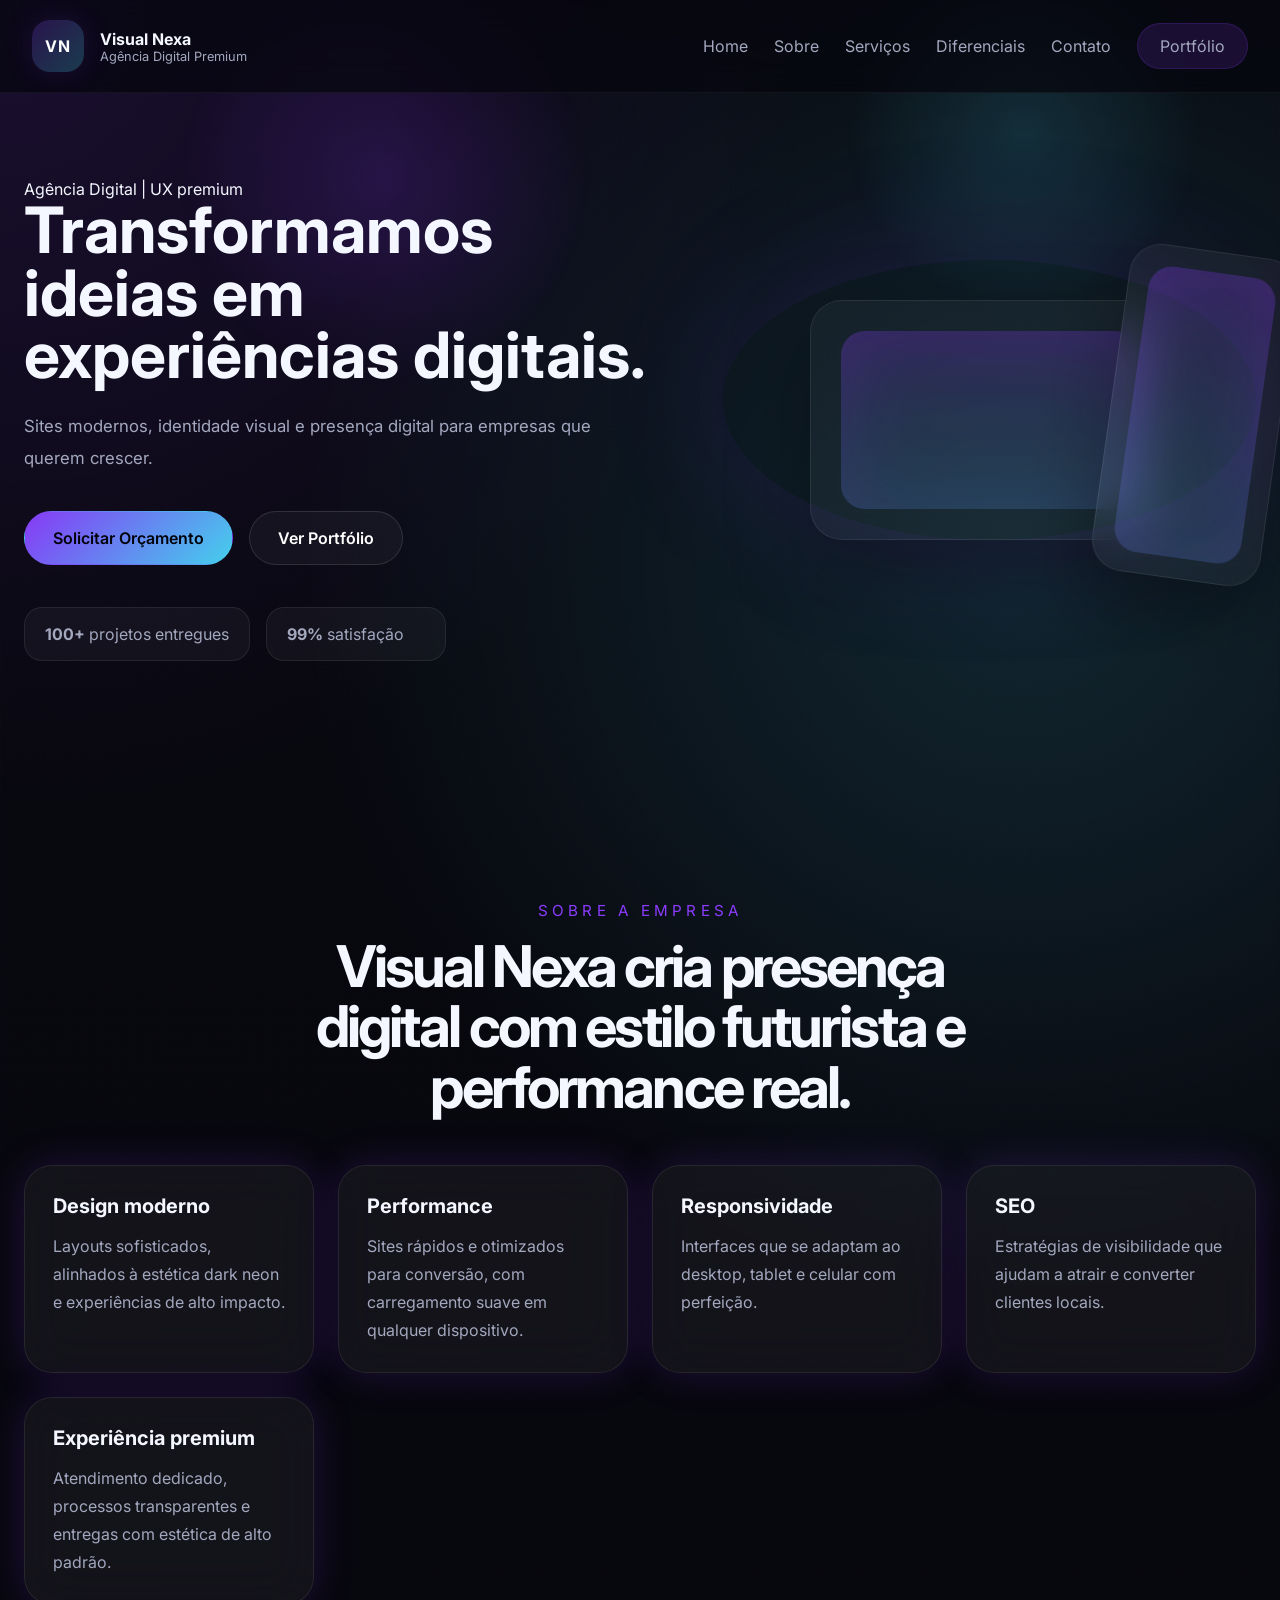
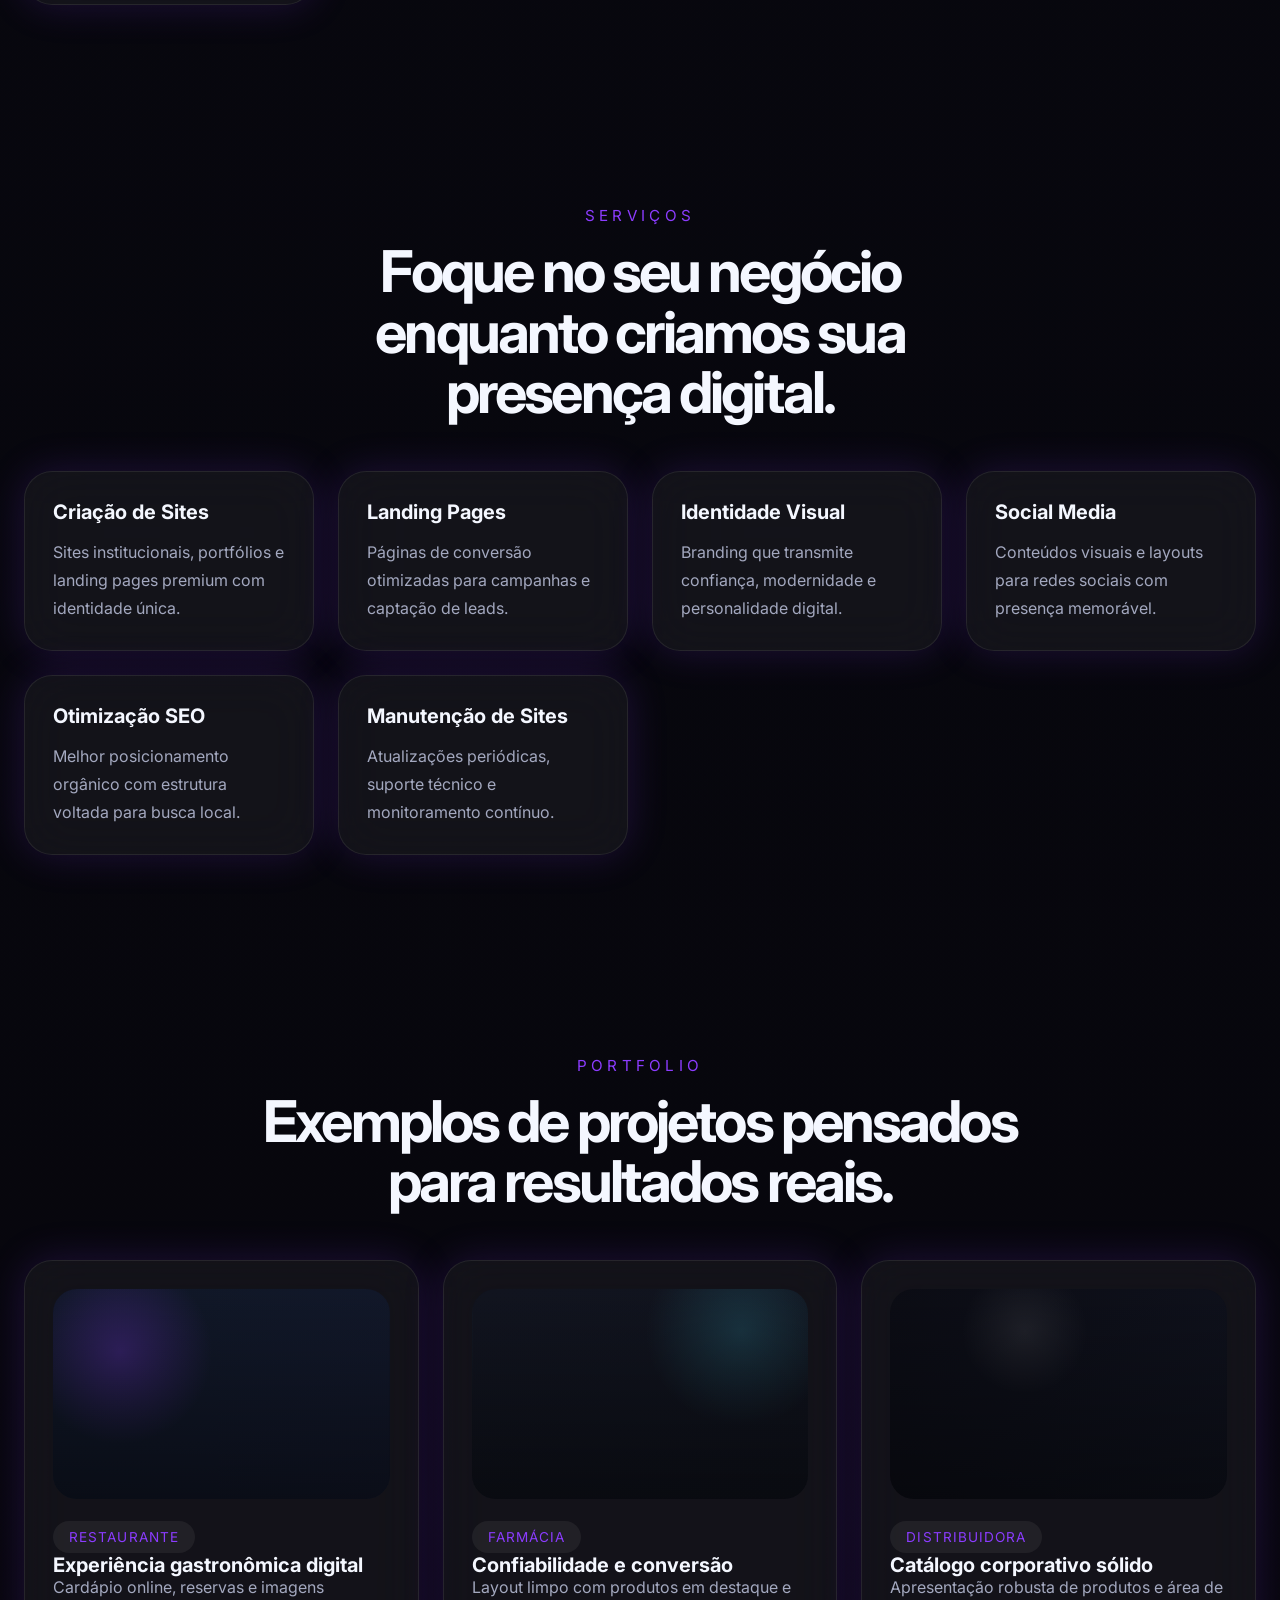
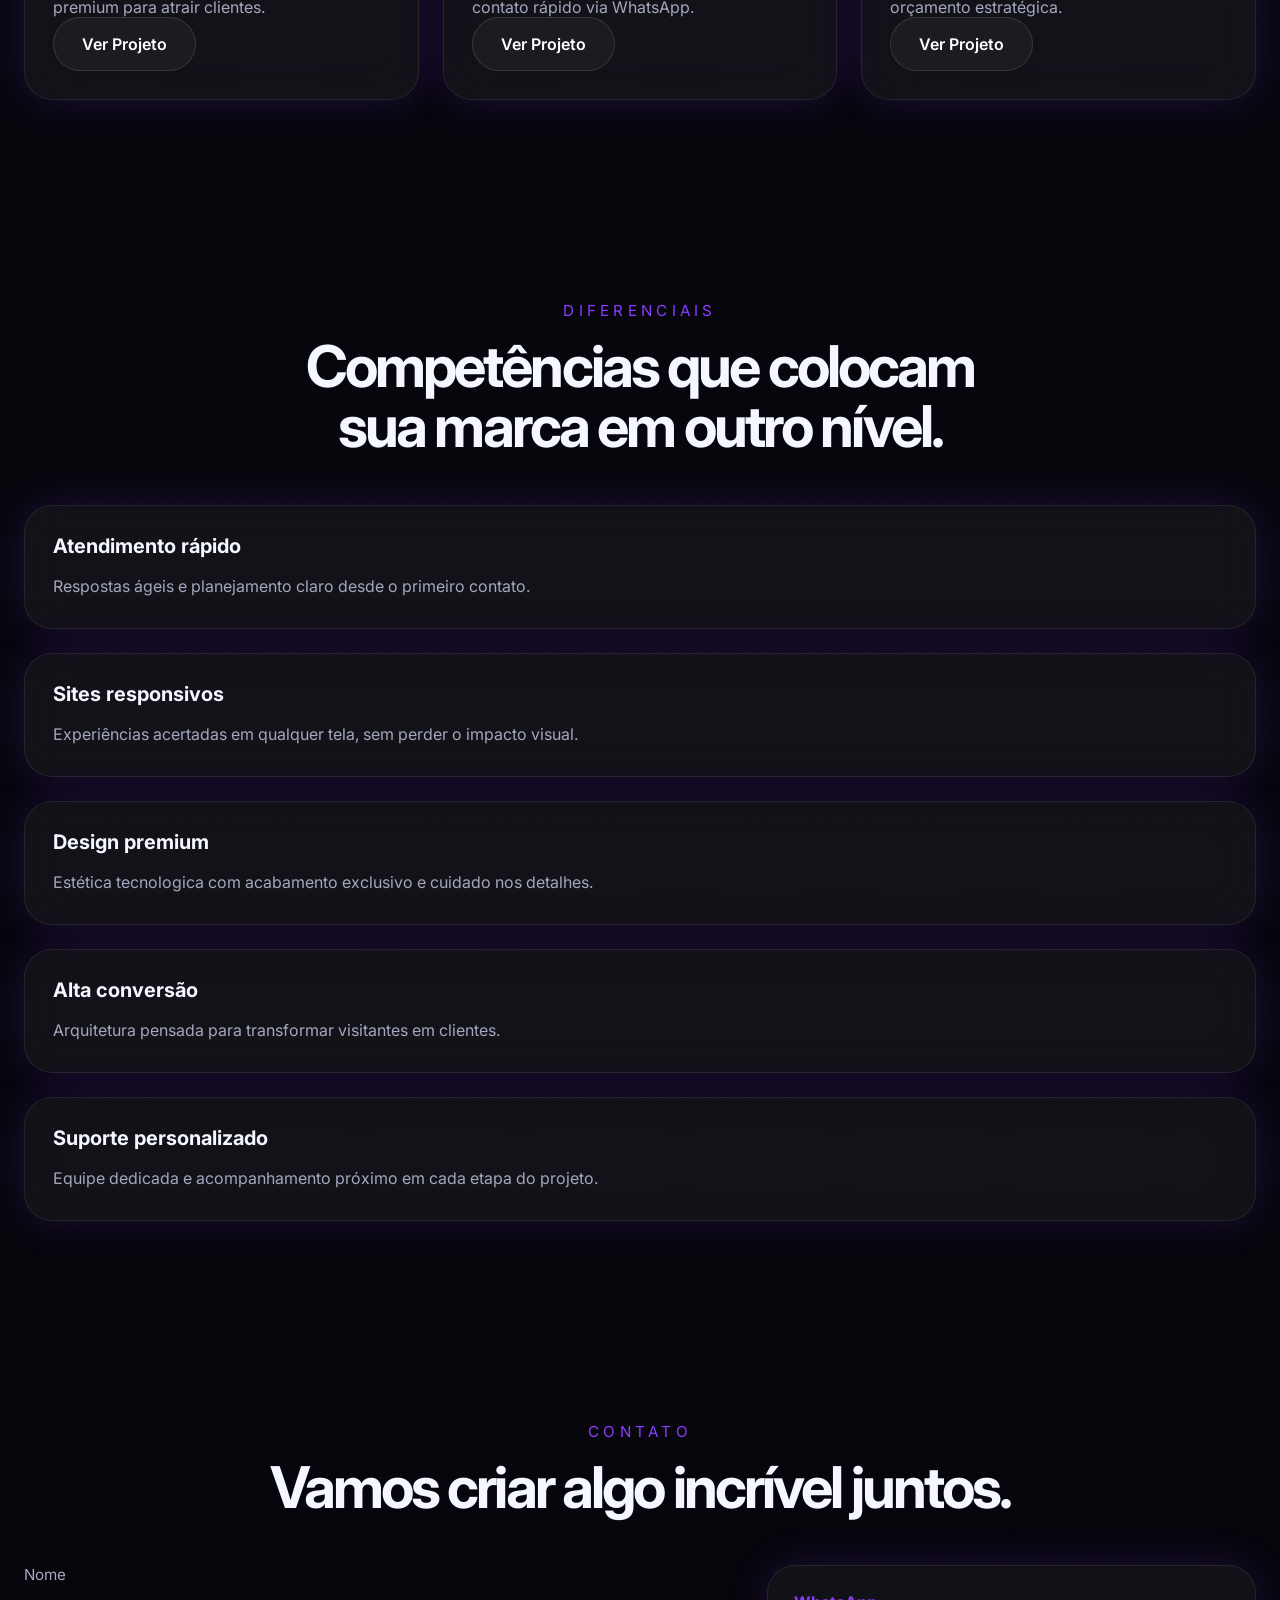
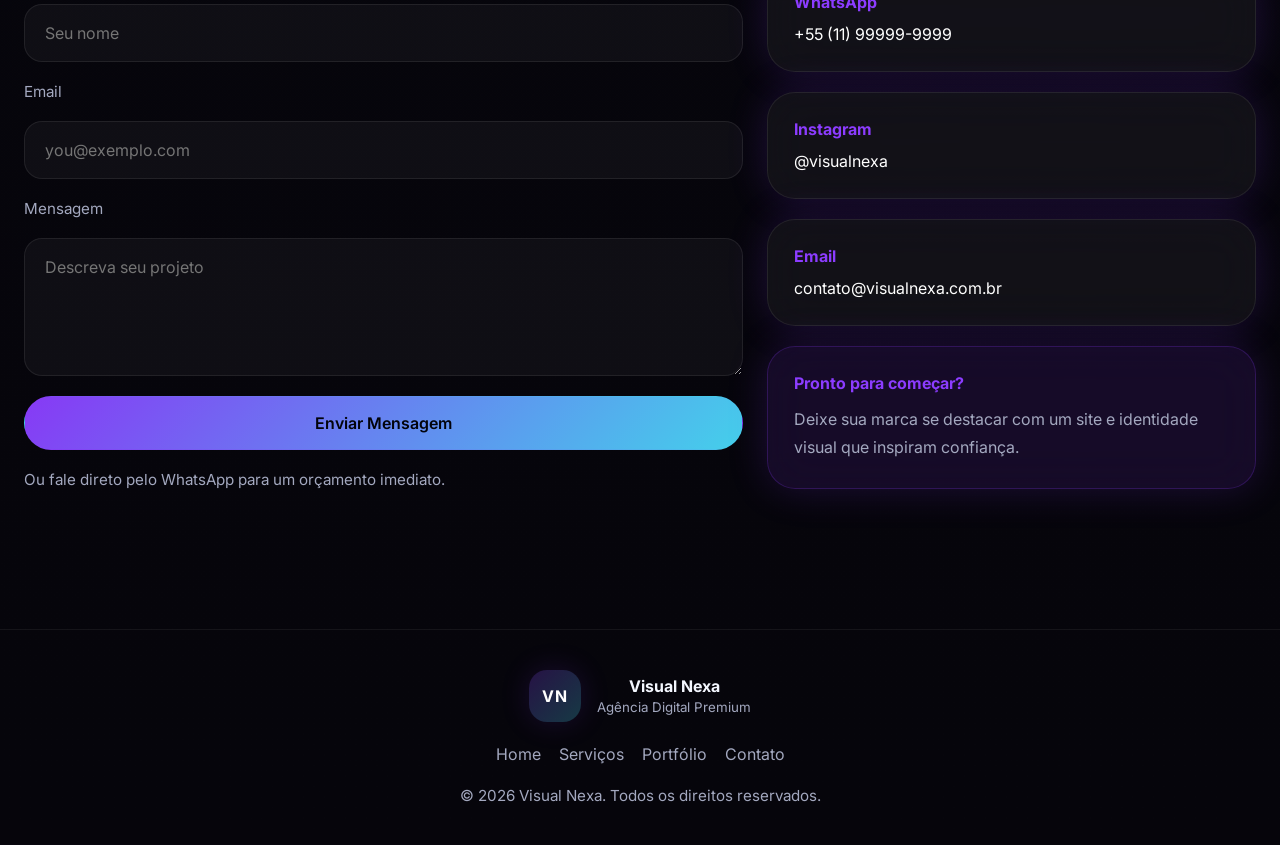
<file: index.html>
<!DOCTYPE html>
<html lang="pt-BR">
<head>
    <meta charset="UTF-8">
    <meta name="viewport" content="width=device-width, initial-scale=1.0">
    <title>Visual Nexa | Agência Digital Premium</title>
    <meta name="description" content="Visual Nexa cria sites modernos, identidades visuais e soluções digitais para negócios locais." />
    <link rel="preconnect" href="https://fonts.googleapis.com">
    <link rel="preconnect" href="https://fonts.gstatic.com" crossorigin>
    <link href="https://fonts.googleapis.com/css2?family=Inter:wght@400;500;600;700;800&family=Space+Grotesk:wght@500;600;700&display=swap" rel="stylesheet">
    <link rel="stylesheet" href="styles.css">
    <link rel="icon" type="image/svg+xml" href="data:image/svg+xml,<svg xmlns='http://www.w3.org/2000/svg' viewBox='0 0 100 100'><rect width='100' height='100' rx='24' fill='%23293b70'/><text x='50' y='57' fill='%23d8b8ff' font-size='60' text-anchor='middle' font-family='Inter'>V</text></svg>">
</head>
<body>
    <div class="page-glow"></div>
    <header class="topbar">
        <div class="brand">
            <span class="brand-mark">VN</span>
            <div>
                <p class="brand-name">Visual Nexa</p>
                <span class="brand-tag">Agência Digital Premium</span>
            </div>
        </div>

        <button class="menu-toggle" id="menuToggle" aria-label="Abrir menu">
            <span></span><span></span><span></span>
        </button>

        <nav class="nav-links" id="navLinks">
            <a href="#home">Home</a>
            <a href="#about">Sobre</a>
            <a href="#services">Serviços</a>
            <a href="#differentials">Diferenciais</a>
            <a href="#contact">Contato</a>
            <a href="portfolio.html" class="nav-cta">Portfólio</a>
        </nav>
    </header>

    <main>
        <section class="hero section" id="home">
            <div class="hero-copy reveal">
                <span class="eyebrow">Agência Digital | UX premium</span>
                <h1>Transformamos ideias em experiências digitais.</h1>
                <p>Sites modernos, identidade visual e presença digital para empresas que querem crescer.</p>
                <div class="hero-actions">
                    <a href="#contact" class="button button-primary">Solicitar Orçamento</a>
                    <a href="portfolio.html" class="button button-secondary">Ver Portfólio</a>
                </div>
                <div class="hero-badges">
                    <div><strong>100+</strong> projetos entregues</div>
                    <div><strong>99%</strong> satisfação</div>
                </div>
            </div>
            <div class="hero-visual reveal">
                <div class="device-card laptop">
                    <div class="device-screen"></div>
                </div>
                <div class="device-card phone">
                    <div class="device-screen"></div>
                </div>
                <div class="glow-ring"></div>
            </div>
        </section>

        <section class="section about" id="about">
            <div class="section-header reveal">
                <span>Sobre a empresa</span>
                <h2>Visual Nexa cria presença digital com estilo futurista e performance real.</h2>
            </div>
            <div class="about-grid">
                <div class="glass-card reveal">
                    <h3>Design moderno</h3>
                    <p>Layouts sofisticados, alinhados à estética dark neon e experiências de alto impacto.</p>
                </div>
                <div class="glass-card reveal">
                    <h3>Performance</h3>
                    <p>Sites rápidos e otimizados para conversão, com carregamento suave em qualquer dispositivo.</p>
                </div>
                <div class="glass-card reveal">
                    <h3>Responsividade</h3>
                    <p>Interfaces que se adaptam ao desktop, tablet e celular com perfeição.</p>
                </div>
                <div class="glass-card reveal">
                    <h3>SEO</h3>
                    <p>Estratégias de visibilidade que ajudam a atrair e converter clientes locais.</p>
                </div>
                <div class="glass-card reveal">
                    <h3>Experiência premium</h3>
                    <p>Atendimento dedicado, processos transparentes e entregas com estética de alto padrão.</p>
                </div>
            </div>
        </section>

        <section class="section services" id="services">
            <div class="section-header reveal">
                <span>Serviços</span>
                <h2>Foque no seu negócio enquanto criamos sua presença digital.</h2>
            </div>
            <div class="services-grid">
                <article class="service-card reveal">
                    <h3>Criação de Sites</h3>
                    <p>Sites institucionais, portfólios e landing pages premium com identidade única.</p>
                </article>
                <article class="service-card reveal">
                    <h3>Landing Pages</h3>
                    <p>Páginas de conversão otimizadas para campanhas e captação de leads.</p>
                </article>
                <article class="service-card reveal">
                    <h3>Identidade Visual</h3>
                    <p>Branding que transmite confiança, modernidade e personalidade digital.</p>
                </article>
                <article class="service-card reveal">
                    <h3>Social Media</h3>
                    <p>Conteúdos visuais e layouts para redes sociais com presença memorável.</p>
                </article>
                <article class="service-card reveal">
                    <h3>Otimização SEO</h3>
                    <p>Melhor posicionamento orgânico com estrutura voltada para busca local.</p>
                </article>
                <article class="service-card reveal">
                    <h3>Manutenção de Sites</h3>
                    <p>Atualizações periódicas, suporte técnico e monitoramento contínuo.</p>
                </article>
            </div>
        </section>

        <section class="section portfolio-preview" id="portfolio-preview">
            <div class="section-header reveal">
                <span>Portfolio</span>
                <h2>Exemplos de projetos pensados para resultados reais.</h2>
            </div>
            <div class="portfolio-grid">
                <article class="portfolio-card reveal">
                    <div class="project-thumb restaurant"></div>
                    <div class="project-info">
                        <span class="project-category">Restaurante</span>
                        <h3>Experiência gastronômica digital</h3>
                        <p>Cardápio online, reservas e imagens premium para atrair clientes.</p>
                        <a href="portfolio.html#project-restaurant" class="button button-tertiary">Ver Projeto</a>
                    </div>
                </article>
                <article class="portfolio-card reveal">
                    <div class="project-thumb pharmacy"></div>
                    <div class="project-info">
                        <span class="project-category">Farmácia</span>
                        <h3>Confiabilidade e conversão</h3>
                        <p>Layout limpo com produtos em destaque e contato rápido via WhatsApp.</p>
                        <a href="portfolio.html#project-pharmacy" class="button button-tertiary">Ver Projeto</a>
                    </div>
                </article>
                <article class="portfolio-card reveal">
                    <div class="project-thumb distributor"></div>
                    <div class="project-info">
                        <span class="project-category">Distribuidora</span>
                        <h3>Catálogo corporativo sólido</h3>
                        <p>Apresentação robusta de produtos e área de orçamento estratégica.</p>
                        <a href="portfolio.html#project-distributor" class="button button-tertiary">Ver Projeto</a>
                    </div>
                </article>
            </div>
        </section>

        <section class="section differentials" id="differentials">
            <div class="section-header reveal">
                <span>Diferenciais</span>
                <h2>Competências que colocam sua marca em outro nível.</h2>
            </div>
            <div class="differentials-grid">
                <div class="differential-card reveal">
                    <h3>Atendimento rápido</h3>
                    <p>Respostas ágeis e planejamento claro desde o primeiro contato.</p>
                </div>
                <div class="differential-card reveal">
                    <h3>Sites responsivos</h3>
                    <p>Experiências acertadas em qualquer tela, sem perder o impacto visual.</p>
                </div>
                <div class="differential-card reveal">
                    <h3>Design premium</h3>
                    <p>Estética tecnologica com acabamento exclusivo e cuidado nos detalhes.</p>
                </div>
                <div class="differential-card reveal">
                    <h3>Alta conversão</h3>
                    <p>Arquitetura pensada para transformar visitantes em clientes.</p>
                </div>
                <div class="differential-card reveal">
                    <h3>Suporte personalizado</h3>
                    <p>Equipe dedicada e acompanhamento próximo em cada etapa do projeto.</p>
                </div>
            </div>
        </section>

        <section class="section contact" id="contact">
            <div class="section-header reveal">
                <span>Contato</span>
                <h2>Vamos criar algo incrível juntos.</h2>
            </div>
            <div class="contact-grid">
                <form class="contact-form reveal" id="contactForm">
                    <label>Nome</label>
                    <input type="text" placeholder="Seu nome" required>
                    <label>Email</label>
                    <input type="email" placeholder="you@exemplo.com" required>
                    <label>Mensagem</label>
                    <textarea rows="5" placeholder="Descreva seu projeto" required></textarea>
                    <button type="submit" class="button button-primary">Enviar Mensagem</button>
                    <p class="form-note">Ou fale direto pelo WhatsApp para um orçamento imediato.</p>
                </form>
                <div class="contact-details reveal">
                    <div class="contact-card">
                        <span>WhatsApp</span>
                        <a href="https://wa.me/5511999999999" target="_blank" rel="noreferrer">+55 (11) 99999-9999</a>
                    </div>
                    <div class="contact-card">
                        <span>Instagram</span>
                        <a href="https://instagram.com/visualnexa" target="_blank" rel="noreferrer">@visualnexa</a>
                    </div>
                    <div class="contact-card">
                        <span>Email</span>
                        <a href="mailto:contato@visualnexa.com.br">contato@visualnexa.com.br</a>
                    </div>
                    <div class="contact-card highlight">
                        <span>Pronto para começar?</span>
                        <p>Deixe sua marca se destacar com um site e identidade visual que inspiram confiança.</p>
                    </div>
                </div>
            </div>
        </section>
    </main>

    <footer class="footer">
        <div class="footer-brand">
            <span class="brand-mark">VN</span>
            <div>
                <p>Visual Nexa</p>
                <small>Agência Digital Premium</small>
            </div>
        </div>
        <div class="footer-links">
            <a href="#home">Home</a>
            <a href="#services">Serviços</a>
            <a href="portfolio.html">Portfólio</a>
            <a href="#contact">Contato</a>
        </div>
        <p class="footer-copy">© 2026 Visual Nexa. Todos os direitos reservados.</p>
    </footer>

    <script src="script.js"></script>
</body>
</html>
</file>
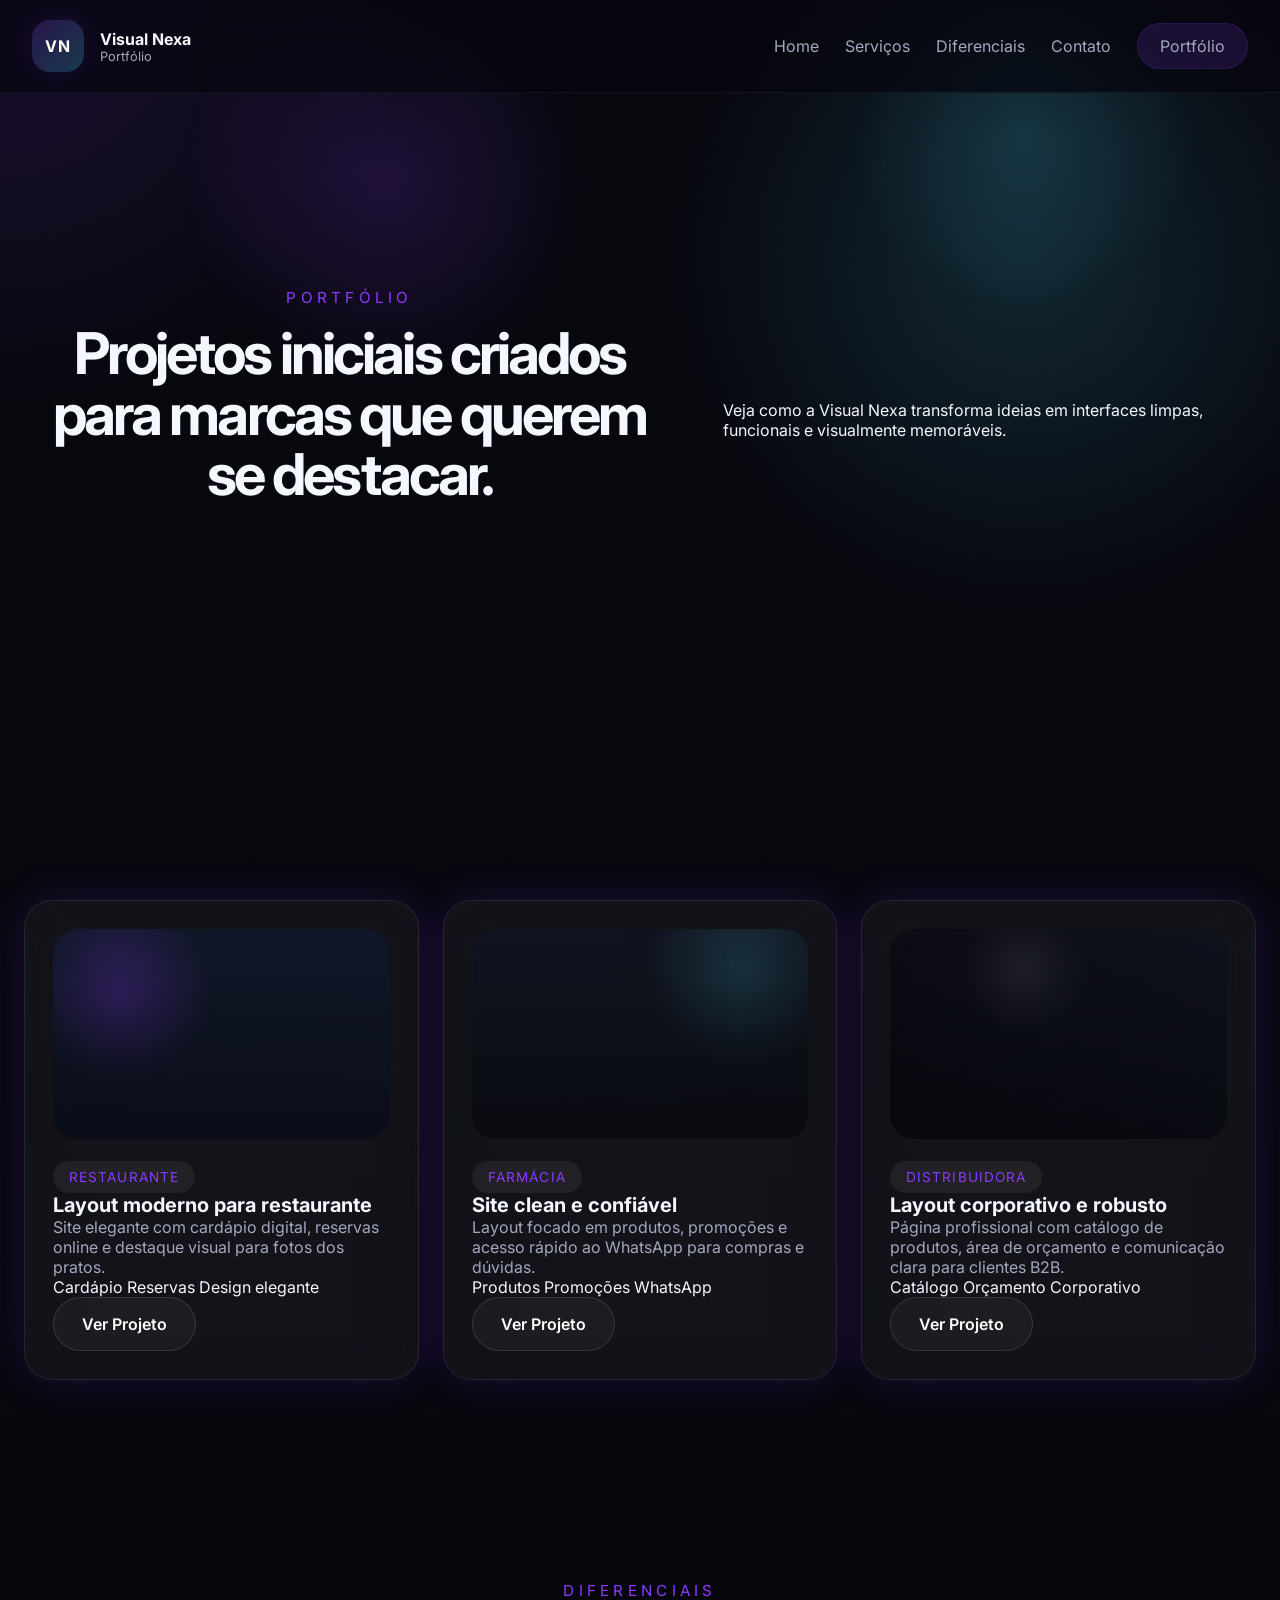
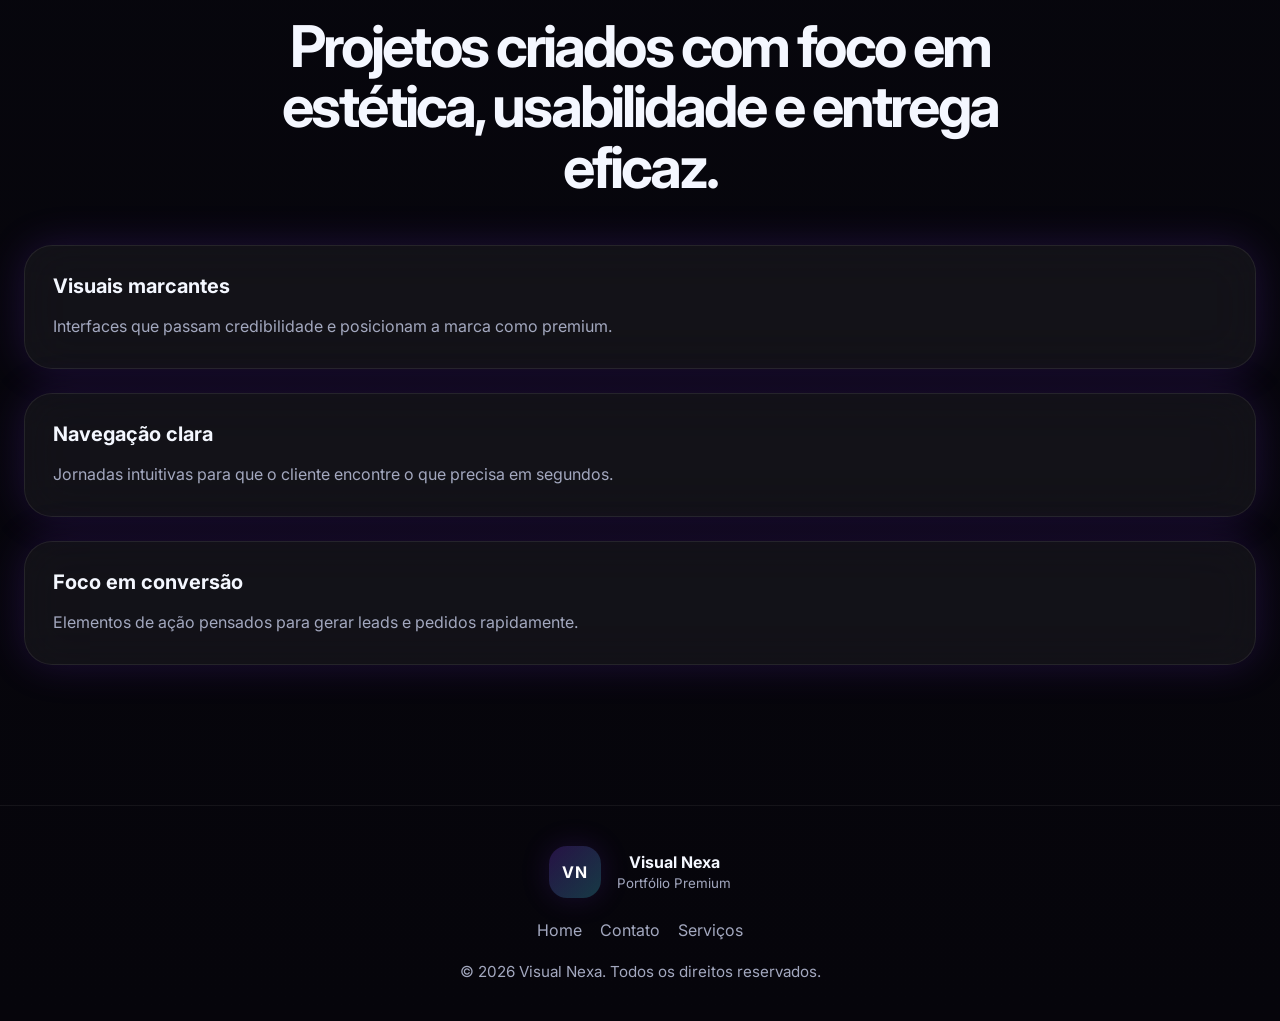
<file: portifolio.html>
<!DOCTYPE html>
<html lang="pt-BR">
<head>
    <meta charset="UTF-8">
    <meta name="viewport" content="width=device-width, initial-scale=1.0">
    <title>Portfólio | Visual Nexa</title>
    <meta name="description" content="Portfólio de projetos da Visual Nexa: restaurante, farmácia e distribuidora." />
    <link rel="preconnect" href="https://fonts.googleapis.com">
    <link rel="preconnect" href="https://fonts.gstatic.com" crossorigin>
    <link href="https://fonts.googleapis.com/css2?family=Inter:wght@400;500;600;700;800&family=Space+Grotesk:wght@500;600;700&display=swap" rel="stylesheet">
    <link rel="stylesheet" href="styles.css">
</head>
<body>
    <div class="page-glow"></div>
    <header class="topbar">
        <div class="brand">
            <span class="brand-mark">VN</span>
            <div>
                <p class="brand-name">Visual Nexa</p>
                <span class="brand-tag">Portfólio</span>
            </div>
        </div>

        <button class="menu-toggle" id="menuToggle" aria-label="Abrir menu">
            <span></span><span></span><span></span>
        </button>

        <nav class="nav-links" id="navLinks">
            <a href="index.html">Home</a>
            <a href="index.html#services">Serviços</a>
            <a href="index.html#differentials">Diferenciais</a>
            <a href="index.html#contact">Contato</a>
            <a href="portfolio.html" class="nav-cta">Portfólio</a>
        </nav>
    </header>

    <main>
        <section class="section hero" id="portfolio-hero">
            <div class="section-header reveal">
                <span>Portfólio</span>
                <h2>Projetos iniciais criados para marcas que querem se destacar.</h2>
            </div>
            <div class="portfolio-hero-copy reveal">
                <p>Veja como a Visual Nexa transforma ideias em interfaces limpas, funcionais e visualmente memoráveis.</p>
            </div>
        </section>

        <section class="section portfolio-list" id="portfolio-list">
            <div class="portfolio-grid">
                <article class="portfolio-card reveal" id="project-restaurant">
                    <div class="project-thumb restaurant"></div>
                    <div class="project-info">
                        <span class="project-category">Restaurante</span>
                        <h3>Layout moderno para restaurante</h3>
                        <p>Site elegante com cardápio digital, reservas online e destaque visual para fotos dos pratos.</p>
                        <div class="project-badges">
                            <span>Cardápio</span>
                            <span>Reservas</span>
                            <span>Design elegante</span>
                        </div>
                        <a href="#" class="button button-tertiary">Ver Projeto</a>
                    </div>
                </article>

                <article class="portfolio-card reveal" id="project-pharmacy">
                    <div class="project-thumb pharmacy"></div>
                    <div class="project-info">
                        <span class="project-category">Farmácia</span>
                        <h3>Site clean e confiável</h3>
                        <p>Layout focado em produtos, promoções e acesso rápido ao WhatsApp para compras e dúvidas.</p>
                        <div class="project-badges">
                            <span>Produtos</span>
                            <span>Promoções</span>
                            <span>WhatsApp</span>
                        </div>
                        <a href="#" class="button button-tertiary">Ver Projeto</a>
                    </div>
                </article>

                <article class="portfolio-card reveal" id="project-distributor">
                    <div class="project-thumb distributor"></div>
                    <div class="project-info">
                        <span class="project-category">Distribuidora</span>
                        <h3>Layout corporativo e robusto</h3>
                        <p>Página profissional com catálogo de produtos, área de orçamento e comunicação clara para clientes B2B.</p>
                        <div class="project-badges">
                            <span>Catálogo</span>
                            <span>Orçamento</span>
                            <span>Corporativo</span>
                        </div>
                        <a href="#" class="button button-tertiary">Ver Projeto</a>
                    </div>
                </article>
            </div>
        </section>

        <section class="section differentials" id="portfolio-differentials">
            <div class="section-header reveal">
                <span>Diferenciais</span>
                <h2>Projetos criados com foco em estética, usabilidade e entrega eficaz.</h2>
            </div>
            <div class="differentials-grid">
                <div class="differential-card reveal">
                    <h3>Visuais marcantes</h3>
                    <p>Interfaces que passam credibilidade e posicionam a marca como premium.</p>
                </div>
                <div class="differential-card reveal">
                    <h3>Navegação clara</h3>
                    <p>Jornadas intuitivas para que o cliente encontre o que precisa em segundos.</p>
                </div>
                <div class="differential-card reveal">
                    <h3>Foco em conversão</h3>
                    <p>Elementos de ação pensados para gerar leads e pedidos rapidamente.</p>
                </div>
            </div>
        </section>
    </main>

    <footer class="footer">
        <div class="footer-brand">
            <span class="brand-mark">VN</span>
            <div>
                <p>Visual Nexa</p>
                <small>Portfólio Premium</small>
            </div>
        </div>
        <div class="footer-links">
            <a href="index.html">Home</a>
            <a href="index.html#contact">Contato</a>
            <a href="index.html#services">Serviços</a>
        </div>
        <p class="footer-copy">© 2026 Visual Nexa. Todos os direitos reservados.</p>
    </footer>

    <script src="script.js"></script>
</body>
</html>
</file>
<file: styles.css>
/* ===================================
   Visual Nexa - Futuristic Agency UI
   =================================== */

:root {
    --bg-dark: #05050b;
    --surface: rgba(18, 18, 28, 0.72);
    --surface-strong: rgba(23, 23, 38, 0.88);
    --border: rgba(255, 255, 255, 0.08);
    --text: #f4f7ff;
    --subtext: #a3a8bf;
    --accent: #8c3cff;
    --accent-soft: #6a3cff;
    --accent-2: #4ae1ff;
    --white: #ffffff;
    --shadow: 0 30px 80px rgba(0, 0, 0, 0.35);
    --shadow-soft: 0 0 40px rgba(140, 60, 255, 0.18);
    --transition: 0.4s cubic-bezier(0.22, 1, 0.36, 1);
}

* {
    margin: 0;
    padding: 0;
    box-sizing: border-box;
}

html {
    scroll-behavior: smooth;
}

body {
    min-height: 100vh;
    font-family: 'Inter', ui-sans-serif, system-ui, -apple-system, BlinkMacSystemFont, 'Segoe UI', sans-serif;
    background: radial-gradient(circle at top left, rgba(140, 60, 255, 0.14), transparent 14%),
                radial-gradient(circle at 80% 10%, rgba(74, 225, 255, 0.14), transparent 14%),
                linear-gradient(180deg, #08080f 0%, #06050b 100%);
    color: var(--text);
    overflow-x: hidden;
}

img,
svg {
    display: block;
    max-width: 100%;
}

a {
    color: inherit;
    text-decoration: none;
}

button,
input,
textarea {
    font: inherit;
}

button {
    cursor: pointer;
}

.section {
    padding: 100px 24px;
    position: relative;
    z-index: 1;
}

.section-header {
    max-width: 760px;
    margin: 0 auto 48px;
    text-align: center;
}

.section-header span {
    display: inline-block;
    font-size: 0.95rem;
    letter-spacing: 0.28em;
    text-transform: uppercase;
    color: var(--accent);
    margin-bottom: 16px;
}

.section-header h2 {
    font-size: clamp(2.5rem, 5vw, 3.6rem);
    line-height: 1.05;
    letter-spacing: -0.05em;
}

.topbar {
    position: fixed;
    top: 0;
    left: 0;
    width: 100%;
    padding: 20px 32px;
    display: flex;
    align-items: center;
    justify-content: space-between;
    gap: 24px;
    background: rgba(6, 6, 14, 0.72);
    backdrop-filter: blur(18px);
    border-bottom: 1px solid rgba(255, 255, 255, 0.05);
    z-index: 20;
}

.brand {
    display: flex;
    align-items: center;
    gap: 16px;
}

.brand-mark {
    width: 52px;
    height: 52px;
    display: grid;
    place-items: center;
    border-radius: 18px;
    background: linear-gradient(135deg, rgba(140, 60, 255, 0.24), rgba(74, 225, 255, 0.24));
    color: var(--white);
    font-weight: 700;
    letter-spacing: 0.06em;
    box-shadow: 0 0 30px rgba(140, 60, 255, 0.15);
}

.brand-name {
    font-size: 1rem;
    font-weight: 700;
}

.brand-tag {
    display: block;
    font-size: 0.8rem;
    color: var(--subtext);
}

.nav-links {
    display: flex;
    align-items: center;
    gap: 26px;
    flex-wrap: wrap;
}

.nav-links a {
    color: var(--subtext);
    transition: color var(--transition);
}

.nav-links a:hover,
.nav-links a:focus-visible {
    color: var(--white);
}

.nav-cta {
    padding: 12px 22px;
    border-radius: 999px;
    background: rgba(140, 60, 255, 0.15);
    color: var(--accent);
    border: 1px solid rgba(140, 60, 255, 0.18);
}

.menu-toggle {
    display: none;
    width: 44px;
    height: 44px;
    border: none;
    background: rgba(255, 255, 255, 0.05);
    border-radius: 16px;
    backdrop-filter: blur(12px);
    position: relative;
}

.menu-toggle span {
    display: block;
    height: 2px;
    background: var(--white);
    border-radius: 999px;
    position: absolute;
    left: 14px;
    right: 14px;
    transition: transform var(--transition), opacity var(--transition);
}

.menu-toggle span:nth-child(1) { top: 14px; }
.menu-toggle span:nth-child(2) { top: 21px; }
.menu-toggle span:nth-child(3) { top: 28px; }

.hero {
    min-height: calc(100vh - 100px);
    display: grid;
    grid-template-columns: 1.1fr 0.9fr;
    align-items: center;
    gap: 48px;
    padding-top: 140px;
}

.hero-copy h1 {
    font-size: clamp(3rem, 5vw, 4.8rem);
    line-height: 0.98;
    max-width: 720px;
}

.hero-copy p {
    max-width: 620px;
    margin-top: 24px;
    color: var(--subtext);
    font-size: 1.05rem;
    line-height: 1.9;
}

.hero-actions {
    display: flex;
    flex-wrap: wrap;
    gap: 16px;
    margin-top: 36px;
}

.button {
    display: inline-flex;
    align-items: center;
    justify-content: center;
    border-radius: 999px;
    border: 1px solid transparent;
    padding: 16px 28px;
    transition: transform var(--transition), background var(--transition), border-color var(--transition), color var(--transition);
    font-weight: 600;
}

.button-primary {
    background: linear-gradient(135deg, rgba(140, 60, 255, 0.96), rgba(74, 225, 255, 0.92));
    color: #02030b;
}

.button-secondary,
.button-tertiary {
    background: rgba(255, 255, 255, 0.04);
    border-color: rgba(255, 255, 255, 0.12);
    color: var(--white);
}

.button:hover {
    transform: translateY(-2px);
}

.hero-badges {
    display: flex;
    flex-wrap: wrap;
    gap: 16px;
    margin-top: 42px;
    color: var(--subtext);
}

.hero-badges div {
    background: rgba(255, 255, 255, 0.04);
    border: 1px solid rgba(255, 255, 255, 0.08);
    padding: 16px 20px;
    border-radius: 18px;
    min-width: 180px;
}

.hero-visual {
    display: grid;
    place-items: center;
    position: relative;
}

.device-card {
    position: relative;
    border: 1px solid rgba(255, 255, 255, 0.08);
    border-radius: 32px;
    background: rgba(255, 255, 255, 0.04);
    backdrop-filter: blur(20px);
    box-shadow: var(--shadow);
}

.device-card.laptop {
    width: 360px;
    height: 240px;
    padding: 30px;
}

.device-card.phone {
    width: 170px;
    height: 330px;
    padding: 20px;
    position: absolute;
    top: 48%;
    right: -24px;
    transform: translateY(-50%) rotate(8deg);
}

.device-screen {
    width: 100%;
    height: 100%;
    border-radius: 24px;
    background: linear-gradient(180deg, rgba(140, 60, 255, 0.18), rgba(74, 225, 255, 0.12));
    box-shadow: inset 0 0 80px rgba(140, 60, 255, 0.18);
}

.glow-ring {
    position: absolute;
    inset: -40px 0 0 0;
    border-radius: 50%;
    box-shadow: 0 0 140px rgba(140, 60, 255, 0.14);
    pointer-events: none;
}

.about-grid,
.services-grid,
.differentials-grid,
.portfolio-grid,
.contact-grid {
    display: grid;
    gap: 24px;
}

.about-grid {
    grid-template-columns: repeat(auto-fit, minmax(240px, 1fr));
}

.glass-card,
.service-card,
.differential-card,
.portfolio-card,
.contact-card {
    background: rgba(255, 255, 255, 0.05);
    border: 1px solid rgba(255, 255, 255, 0.08);
    backdrop-filter: blur(24px);
    border-radius: 28px;
    padding: 28px;
    box-shadow: var(--shadow-soft);
    transition: transform var(--transition), border-color var(--transition), box-shadow var(--transition);
}

.glass-card:hover,
.service-card:hover,
.differential-card:hover,
.portfolio-card:hover,
.contact-card:hover {
    transform: translateY(-6px);
    border-color: rgba(140, 60, 255, 0.25);
    box-shadow: 0 40px 120px rgba(140, 60, 255, 0.18);
}

.glass-card h3,
.service-card h3,
.differential-card h3,
.portfolio-card h3 {
    margin-bottom: 14px;
    font-size: 1.25rem;
}

.glass-card p,
.service-card p,
.differential-card p,
.contact-card p {
    color: var(--subtext);
    line-height: 1.75;
}

.services-grid {
    grid-template-columns: repeat(auto-fit, minmax(240px, 1fr));
}

.portfolio-grid {
    grid-template-columns: repeat(auto-fit, minmax(280px, 1fr));
}

.portfolio-card {
    display: grid;
    gap: 22px;
}

.project-thumb {
    height: 210px;
    border-radius: 24px;
    background-size: cover;
    background-position: center;
    position: relative;
    overflow: hidden;
}

.project-thumb::after {
    content: '';
    position: absolute;
    inset: 0;
    background: linear-gradient(180deg, transparent 0%, rgba(0, 0, 0, 0.45) 100%);
}

.project-thumb.restaurant { background-image: radial-gradient(circle at 20% 30%, rgba(140, 60, 255, 0.28), transparent 30%), linear-gradient(135deg, #0f1726, #13182b); }
.project-thumb.pharmacy { background-image: radial-gradient(circle at 80% 20%, rgba(74, 225, 255, 0.16), transparent 30%), linear-gradient(135deg, #11141f, #10131d); }
.project-thumb.distributor { background-image: radial-gradient(circle at 40% 20%, rgba(255, 255, 255, 0.08), transparent 24%), linear-gradient(135deg, #0b0c14, #10131f); }

.project-category {
    display: inline-flex;
    padding: 8px 16px;
    border-radius: 999px;
    background: rgba(255, 255, 255, 0.06);
    color: var(--accent);
    font-size: 0.85rem;
    letter-spacing: 0.08em;
    text-transform: uppercase;
}

.portfolio-card h3 {
    margin: 0;
}

.portfolio-card p {
    color: var(--subtext);
}

.contact-grid {
    grid-template-columns: 1.25fr 0.85fr;
}

.contact-form {
    display: grid;
    gap: 20px;
}

.contact-form label {
    color: var(--subtext);
    font-size: 0.95rem;
}

.contact-form input,
.contact-form textarea {
    width: 100%;
    border: 1px solid rgba(255, 255, 255, 0.08);
    background: rgba(255, 255, 255, 0.04);
    color: var(--white);
    border-radius: 18px;
    padding: 18px 20px;
    resize: vertical;
    transition: border-color var(--transition), box-shadow var(--transition);
}

.contact-form input:focus,
.contact-form textarea:focus {
    outline: none;
    border-color: rgba(140, 60, 255, 0.4);
    box-shadow: 0 0 0 4px rgba(140, 60, 255, 0.08);
}

.form-note {
    color: var(--subtext);
    font-size: 0.95rem;
}

.contact-details {
    display: grid;
    gap: 20px;
}

.contact-card {
    padding: 26px;
}

.contact-card span {
    display: block;
    margin-bottom: 12px;
    color: var(--accent);
    font-weight: 700;
}

.contact-card a {
    color: var(--white);
    transition: color var(--transition);
}

.contact-card a:hover {
    color: var(--accent-2);
}

.contact-card.highlight {
    background: rgba(140, 60, 255, 0.12);
    border-color: rgba(140, 60, 255, 0.22);
}

.footer {
    padding: 40px 24px;
    margin-top: 40px;
    border-top: 1px solid rgba(255, 255, 255, 0.06);
    display: grid;
    gap: 22px;
    justify-items: center;
}

.footer-brand {
    display: flex;
    align-items: center;
    gap: 16px;
}

.footer-brand p {
    font-size: 1rem;
    font-weight: 700;
}

.footer-brand small {
    color: var(--subtext);
}

.footer-links {
    display: flex;
    gap: 18px;
    flex-wrap: wrap;
    justify-content: center;
}

.footer-links a {
    color: var(--subtext);
}

.footer-copy {
    color: var(--subtext);
    font-size: 0.95rem;
}

.page-glow {
    position: fixed;
    inset: 0;
    pointer-events: none;
    background: radial-gradient(circle at 30% 20%, rgba(140, 60, 255, 0.18), transparent 18%),
                radial-gradient(circle at 80% 15%, rgba(74, 225, 255, 0.13), transparent 14%);
    z-index: 0;
}

.reveal {
    opacity: 0;
    transform: translateY(24px);
    transition: opacity 0.8s ease-out, transform 0.8s ease-out;
}

.reveal.visible {
    opacity: 1;
    transform: translateY(0);
}

@media (max-width: 1024px) {
    .hero {
        grid-template-columns: 1fr;
        padding-top: 120px;
    }

    .hero-visual {
        order: -1;
        margin-bottom: 36px;
    }

    .device-card.phone {
        position: static;
        transform: none;
        width: 180px;
        height: 340px;
        margin: 0 auto;
    }
}

@media (max-width: 768px) {
    .topbar {
        padding: 20px 18px;
    }

    .nav-links {
        position: fixed;
        inset: 72px 18px auto 18px;
        padding: 24px;
        flex-direction: column;
        background: rgba(5, 5, 11, 0.94);
        border: 1px solid rgba(255, 255, 255, 0.08);
        border-radius: 24px;
        backdrop-filter: blur(22px);
        transform: translateY(-20px) scale(0.98);
        opacity: 0;
        pointer-events: none;
        transition: opacity 0.3s ease, transform 0.3s ease;
    }

    .nav-links.open {
        opacity: 1;
        transform: translateY(0) scale(1);
        pointer-events: auto;
    }

    .menu-toggle {
        display: inline-flex;
    }

    .nav-links a {
        padding: 12px 0;
        width: 100%;
    }

    .section {
        padding: 80px 18px;
    }

    .hero-copy h1 {
        font-size: clamp(2.6rem, 9vw, 3.6rem);
    }

    .hero-badges {
        grid-template-columns: 1fr 1fr;
    }

    .contact-grid {
        grid-template-columns: 1fr;
    }
}

@media (max-width: 540px) {
    .section {
        padding: 68px 16px;
    }

    .hero-actions {
        flex-direction: column;
        align-items: stretch;
    }

    .button {
        width: 100%;
    }

    .hero-badges {
        grid-template-columns: 1fr;
    }

    .nav-links {
        right: 18px;
        left: 18px;
        top: 70px;
    }
}

/* Main Message */
.main-message {
    font-size: clamp(1.1rem, 3vw, 1.25rem);
    color: var(--text-primary);
    margin-bottom: 1.8em;
    line-height: 2;
    text-align: justify;
}

.main-message:last-of-type {
    margin-bottom: 0;
}

.main-message.signature {
    font-weight: 600;
    color: var(--deep-blue);
    margin-top: 30px;
    text-align: center;
}

/* Quotes Section */
.quotes-section {
    padding: 40px 20px;
    animation: fadeInUp 1.2s ease-out;
    animation-delay: 0.5s;
    animation-fill-mode: both;
}

.quotes-container {
    display: grid;
    grid-template-columns: repeat(auto-fit, minmax(200px, 1fr));
    gap: 20px;
    max-width: 700px;
    margin: 0 auto;
}

.quote-card {
    background: rgba(255, 255, 255, 0.1);
    backdrop-filter: blur(10px);
    border: 1px solid rgba(201, 162, 39, 0.3);
    border-radius: 15px;
    padding: 25px 20px;
    text-align: center;
    transition: var(--transition-smooth);
}

.quote-card:hover {
    background: rgba(255, 255, 255, 0.15);
    transform: translateY(-5px);
    border-color: var(--golden);
}

.quote-icon {
    display: block;
    font-size: 1.8rem;
    color: var(--golden);
    margin-bottom: 12px;
}

.quote-text {
    font-family: 'Playfair Display', Georgia, serif;
    font-size: 1.1rem;
    color: var(--white);
    font-style: italic;
    line-height: 1.6;
}

/* Footer */
.footer {
    text-align: center;
    padding: 40px 20px;
    margin-top: 40px;
}

.footer-text {
    color: var(--golden);
    font-size: 1rem;
    letter-spacing: 0.2em;
    font-style: italic;
}

/* Hidden Utility */
.hidden {
    display: none;
}

/* Responsive Design */
@media (max-width: 768px) {
    .container {
        padding: 30px 15px 50px;
    }
    
    .welcome-section {
        padding: 40px 15px;
    }
    
    .symbol-container {
        gap: 25px;
        margin-bottom: 30px;
    }
    
    .path-icon,
    .door-icon,
    .union-icon {
        width: 45px;
        height: 45px;
    }
    
    .message-section {
        padding: 35px 20px;
        margin: 30px 0;
        border-radius: 15px;
    }
    
    .quotes-container {
        grid-template-columns: 1fr;
    }
    
    .main-message {
        text-align: left;
    }
}

@media (max-width: 480px) {
    .title {
        font-size: 2rem;
    }
    
    .welcome-text {
        font-size: 1.1rem;
    }
    
    .reveal-button {
        padding: 14px 30px;
        font-size: 1rem;
    }
    
    .main-message {
        font-size: 1.05rem;
    }
}

/* Print Styles */
@media print {
    body {
        background: white;
    }
    
    .starfield,
    .symbol-container {
        display: none;
    }
    
    .message-section {
        opacity: 1;
        transform: none;
        box-shadow: none;
    }
}
</file>
